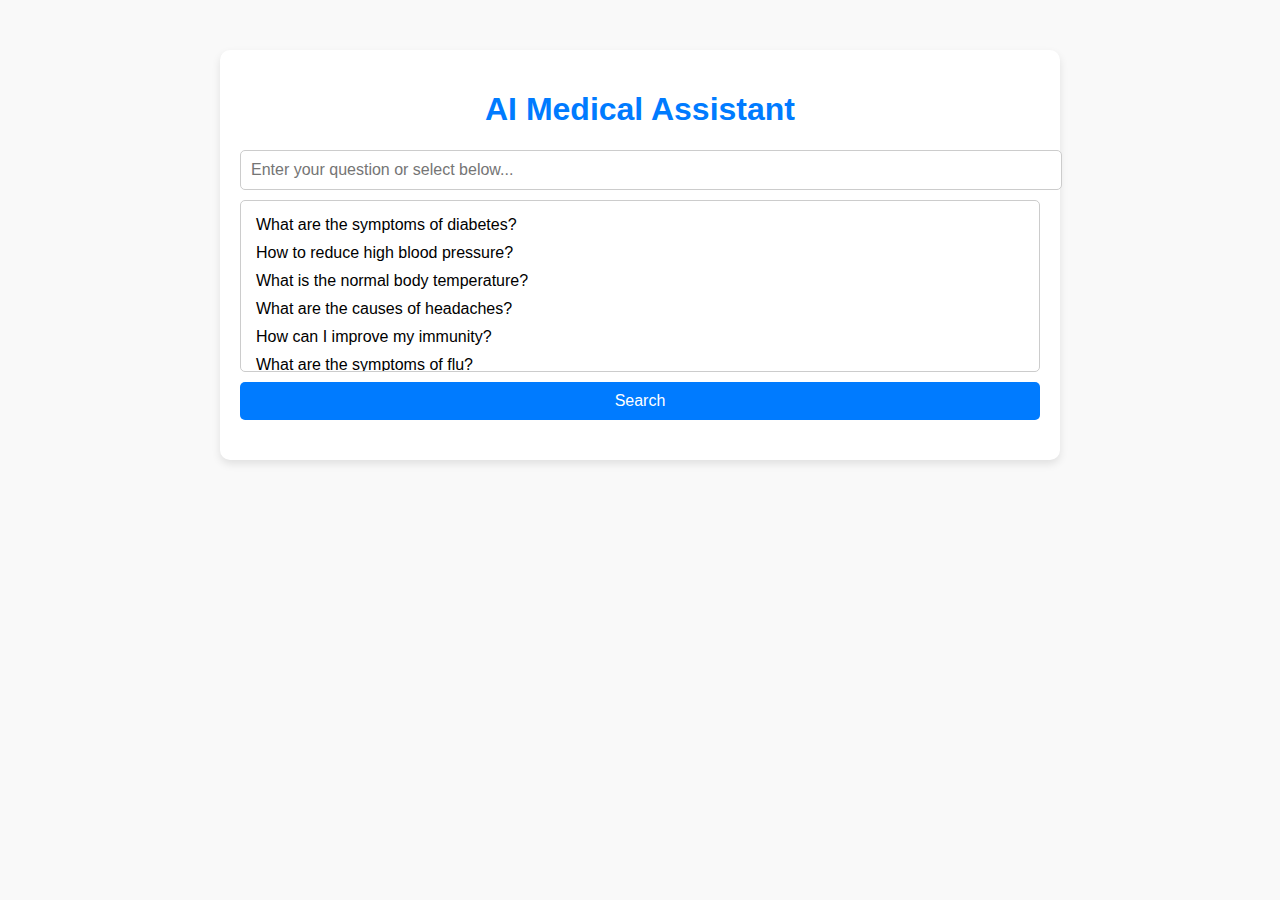
<file: ai.html>
<!DOCTYPE html>
<html lang="en">
<head>
    <meta charset="UTF-8">
    <meta name="viewport" content="width=device-width, initial-scale=1.0">
    <title>AI Medical Assistant</title>
    <style>
        body {
            font-family: Arial, sans-serif;
            background-color: #f9f9f9;
            margin: 0;
            padding: 0;
        }
        .container {
            max-width: 800px;
            margin: 50px auto;
            padding: 20px;
            background: #ffffff;
            border-radius: 10px;
            box-shadow: 0 4px 8px rgba(0, 0, 0, 0.1);
        }
        h1 {
            text-align: center;
            color: #007bff;
        }
        .search-box {
            margin-bottom: 20px;
        }
        .search-box input {
            width: 100%;
            padding: 10px;
            border: 1px solid #ccc;
            border-radius: 5px;
            font-size: 1rem;
        }
        .dropdown {
            margin-top: 10px;
            overflow-y: auto;
            max-height: 150px;
            border: 1px solid #ccc;
            border-radius: 5px;
            padding: 10px;
        }
        .dropdown p {
            margin: 0;
            padding: 5px;
            cursor: pointer;
        }
        .dropdown p:hover {
            background-color: #f1f1f1;
        }
        .search-box button {
            margin-top: 10px;
            width: 100%;
            padding: 10px;
            border: none;
            background-color: #007bff;
            color: white;
            font-size: 1rem;
            border-radius: 5px;
            cursor: pointer;
        }
        .search-box button:hover {
            background-color: #0056b3;
        }
        .qa-block {
            margin-bottom: 20px;
        }
        .qa-block h3 {
            color: #333;
            margin: 10px 0;
        }
        .qa-block p {
            color: #555;
            line-height: 1.5;
        }
        .no-results {
            text-align: center;
            color: red;
            font-size: 1.1rem;
        }
    </style>
</head>
<body>

    <div class="container">
        <h1>AI Medical Assistant</h1>

        <!-- Single placeholder for custom and predefined questions -->
        <div class="search-box">
            <input type="text" id="searchQuery" placeholder="Enter your question or select below...">
            <div class="dropdown" id="predefinedQuestions">
                <p onclick="selectPredefinedQuestion(0)">What are the symptoms of diabetes?</p>
                <p onclick="selectPredefinedQuestion(1)">How to reduce high blood pressure?</p>
                <p onclick="selectPredefinedQuestion(2)">What is the normal body temperature?</p>
                <p onclick="selectPredefinedQuestion(3)">What are the causes of headaches?</p>
                <p onclick="selectPredefinedQuestion(4)">How can I improve my immunity?</p>
                <p onclick="selectPredefinedQuestion(5)">What are the symptoms of flu?</p>
                <p onclick="selectPredefinedQuestion(6)">How to treat a common cold?</p>
                <p onclick="selectPredefinedQuestion(7)">What is the normal heart rate?</p>
                <p onclick="selectPredefinedQuestion(8)">What are the benefits of drinking water?</p>
                <p onclick="selectPredefinedQuestion(9)">How to manage stress?</p>
                <p onclick="selectPredefinedQuestion(10)">What is the role of vitamins in the body?</p>
            </div>
            <button onclick="searchQuestion()">Search</button>
        </div>

        <div id="results"></div>
    </div>

    <script>
        // Sample questions and answers
        const medicalData = [
            {
                question: "What are the symptoms of diabetes?",
                answer: "Common symptoms of diabetes include increased thirst, frequent urination, extreme hunger, weight loss, fatigue, and blurred vision."
            },
            {
                question: "How to reduce high blood pressure?",
                answer: "You can reduce high blood pressure by eating a healthy diet, exercising regularly, reducing sodium intake, avoiding alcohol, and managing stress."
            },
            {
                question: "What is the normal body temperature?",
                answer: "The normal body temperature is approximately 98.6°F (37°C), but it can range between 97°F (36.1°C) and 99°F (37.2°C)."
            },
            {
                question: "What are the causes of headaches?",
                answer: "Headaches can be caused by stress, dehydration, lack of sleep, poor posture, certain foods, or underlying medical conditions like migraines or sinus issues."
            },
            {
                question: "How can I improve my immunity?",
                answer: "To boost your immunity, eat a balanced diet rich in vitamins, exercise regularly, get adequate sleep, stay hydrated, and manage stress."
            },
            {
                question: "What are the symptoms of flu?",
                answer: "Flu symptoms include fever, chills, cough, sore throat, runny or stuffy nose, muscle or body aches, fatigue, and sometimes vomiting and diarrhea."
            },
            {
                question: "How to treat a common cold?",
                answer: "To treat a common cold, rest, stay hydrated, use over-the-counter medications, and consider remedies like honey and warm liquids."
            },
            {
                question: "What is the normal heart rate?",
                answer: "A normal resting heart rate for adults ranges from 60 to 100 beats per minute."
            },
            {
                question: "What are the benefits of drinking water?",
                answer: "Drinking water helps maintain body temperature, lubricate joints, prevent dehydration, aid digestion, and support overall health."
            },
            {
                question: "How to manage stress?",
                answer: "Manage stress by practicing mindfulness, exercising, maintaining a healthy lifestyle, seeking social support, and setting realistic goals."
            },
            {
                question: "What is the role of vitamins in the body?",
                answer: "Vitamins support various bodily functions, including immune system health, energy production, and cell repair."
            }
        ];

        // Function to select predefined question
        function selectPredefinedQuestion(index) {
            const queryInput = document.getElementById("searchQuery");
            queryInput.value = medicalData[index].question;
            searchQuestion();
        }

        // Function to search for questions
        function searchQuestion() {
            const query = document.getElementById("searchQuery").value.toLowerCase();
            const resultsDiv = document.getElementById("results");

            // Clear previous results
            resultsDiv.innerHTML = "";

            const filteredData = medicalData.filter(item =>
                item.question.toLowerCase().includes(query)
            );

            if (filteredData.length > 0) {
                filteredData.forEach(item => {
                    const qaBlock = document.createElement("div");
                    qaBlock.classList.add("qa-block");

                    const questionElement = document.createElement("h3");
                    questionElement.textContent = item.question;

                    const answerElement = document.createElement("p");
                    answerElement.textContent = item.answer;

                    qaBlock.appendChild(questionElement);
                    qaBlock.appendChild(answerElement);

                    resultsDiv.appendChild(qaBlock);
                });
            } else {
                const noResults = document.createElement("p");
                noResults.classList.add("no-results");
                noResults.textContent = "No results found. Please try a different query.";
                resultsDiv.appendChild(noResults);
            }
        }
    </script>

</body>
</html>
</file>
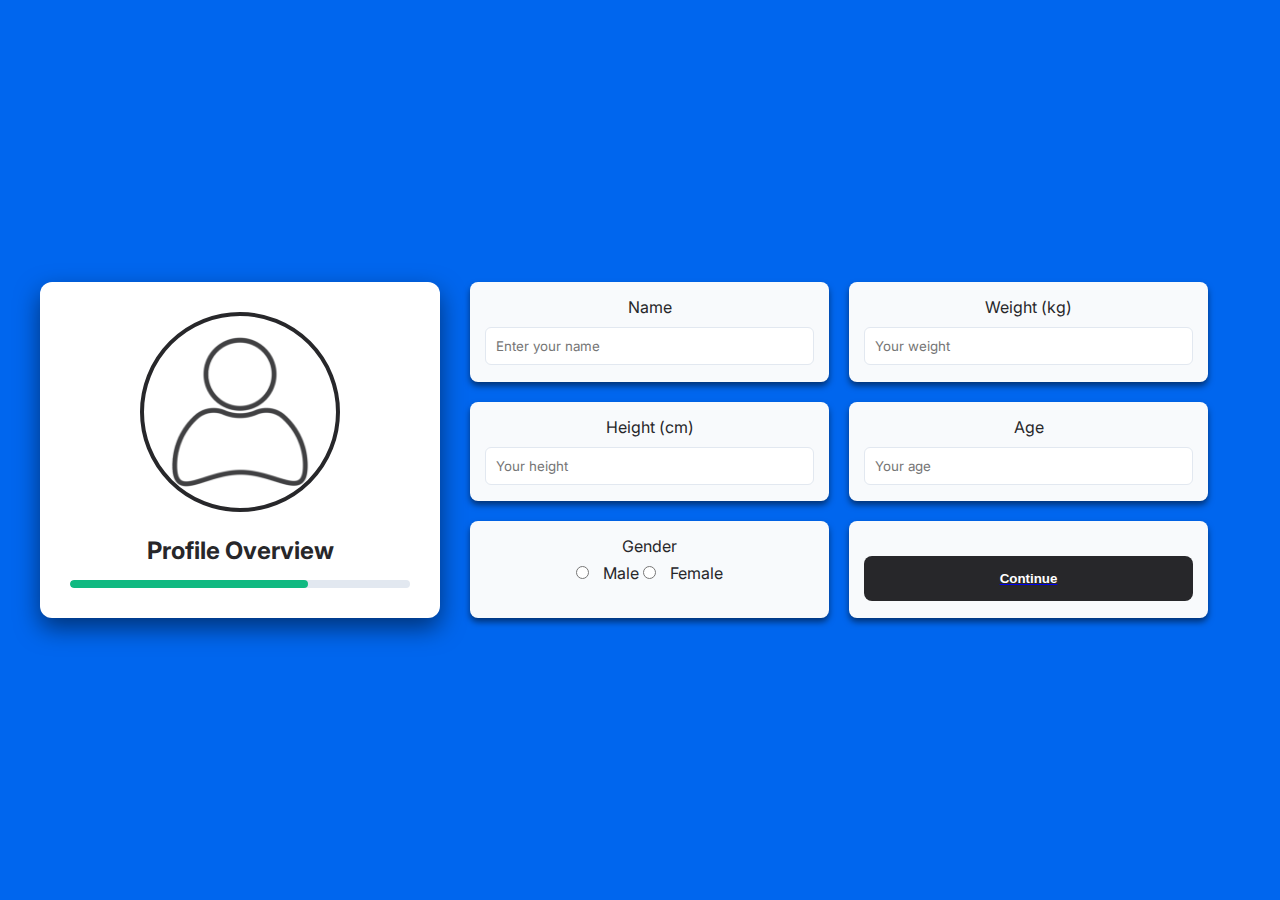
<file: details.html>
<!DOCTYPE html>
<html lang="en">
<head>
    <meta charset="UTF-8">
    <meta name="viewport" content="width=device-width, initial-scale=1.0">
    <title>User Profile Details</title>
    <link href="https://fonts.googleapis.com/css2?family=Inter:wght@300;400;600&display=swap" rel="stylesheet">
    <style>
        :root {
            --primary-color:#27272a;
            --secondary-color: #10b981;
            --background-color: #0066EE;
            --text-color: #27272a;
        }

        * {
            margin: 0;
            padding: 0;
            box-sizing: border-box;
        }

        body {
            font-family: 'Inter', sans-serif;
            background-color: var(--background-color);
            display: flex;
            justify-content: center;
            align-items: center;
            min-height: 100vh;
            padding: 20px;
            color: var(--text-color);
        }

        .container {
            display: flex;
            gap: 30px;
            max-width: 1200px;
            width: 100%;
        }

        .profile-card {
            background-color: white;
            border-radius: 12px;
            box-shadow: 0 10px 25px rgba(0,0,0,0.5);
            padding: 30px;
            width: 400px;
            text-align: center;
            transition: transform 0.3s ease;
        }

        .profile-card:hover {
            transform: scale(1.05,1.05);
        }

        .profile-image {
            width: 200px;
            height: 200px;
            border-radius: 50%;
            object-fit: cover;
            border: 4px solid var(--primary-color);
            margin: 0 auto 20px;
        }

        .details-grid {
            display: grid;
            grid-template-columns: repeat(2, 1fr);
            gap: 20px;
        }
        

        .detail-card:hover {
            transform: translateY(-10px);
        }

        .detail-card {
            background-color: #f8fafc;
            border-radius: 8px;
            padding: 15px;
            text-align: center;
            box-shadow: 0 4px 6px rgba(0,0,0,0.5);
            transition: transform 0.3s ease;
        }

        .detail-card input {
            width: 100%;
            padding: 10px;
            border: 1px solid #e2e8f0;
            border-radius: 6px;
            margin-top: 10px;
            font-family: 'Inter', sans-serif;
        }

        .detail-card input[type="radio"] {
            width: auto;
            margin-right: 10px;
        }

        .submit-button {
            display: block;
            width: 100%;
            padding: 15px;
            background-color: var(--primary-color);
            color: white;
            border: none;
            border-radius: 8px;
            font-weight: 600;
            margin-top: 20px;
            cursor: pointer;
            transition: background-color 0.3s ease;
        }

        .submit-button:hover {
            background-color:#F70022;
        }

        .progress-bar {
            width: 100%;
            height: 8px;
            background-color: #e2e8f0;
            border-radius: 4px;
            overflow: hidden;
            margin-top: 15px;
        }

        .progress-fill {
            width: 70%;
            height: 100%;
            background-color: var(--secondary-color);
            border-radius: 4px;
        }
    </style>
</head>
<body>
    <div class="container">
        <div class="profile-card">
            <img src="profile.png" alt="Profile" class="profile-image">
            <h2>Profile Overview</h2>
            <div class="progress-bar">
                <div class="progress-fill"></div>
            </div>
        </div>

        <div class="details-grid">
            <div class="detail-card">
                <label>Name</label>
                <input type="text" placeholder="Enter your name">
            </div>
            <div class="detail-card">
                <label>Weight (kg)</label>
                <input type="number" placeholder="Your weight">
            </div>
            <div class="detail-card">
                <label>Height (cm)</label>
                <input type="number" placeholder="Your height">
            </div>
            <div class="detail-card">
                <label>Age</label>
                <input type="number" placeholder="Your age">
            </div>
            <div class="detail-card">
                <label>Gender</label>
                <div>
                    <input type="radio" id="male" name="gender">
                    <label for="male">Male</label>
                    <input type="radio" id="female" name="gender">
                    <label for="female">Female</label>
                </div>
            </div>
            <div class="detail-card">
                <a href="webpage.html"><button class="submit-button" >Continue</button></a>
            </div>
        </div>
    </div>
</body>
</html>
</file>
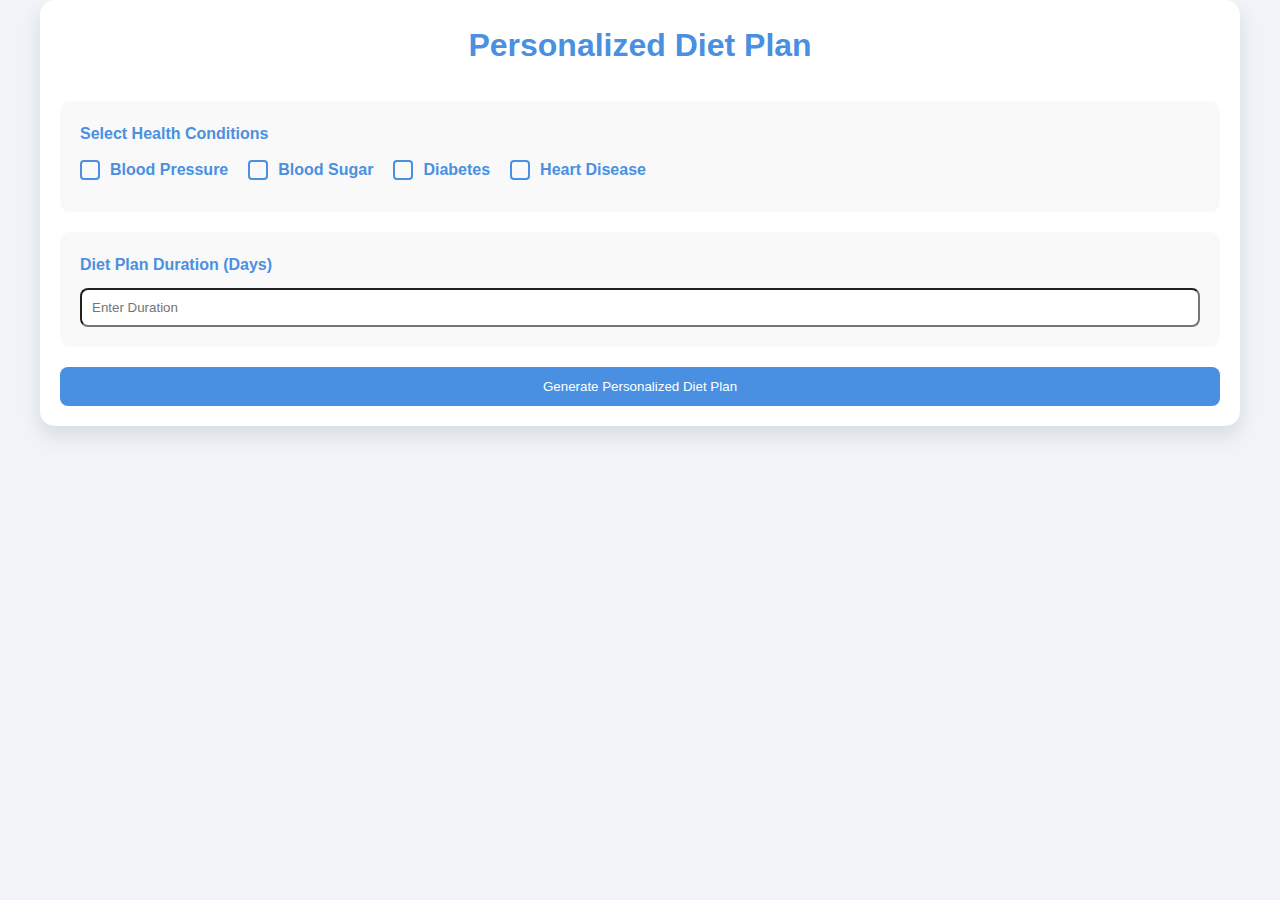
<file: dietplan.html>
<!DOCTYPE html>
<html lang="en">
<head>
    <meta charset="UTF-8">
    <meta name="viewport" content="width=device-width, initial-scale=1.0">
    <title>Medical Assistant - Diet Plan</title>
    <style>
        :root {
            --primary-color: #4a90e2;
            --secondary-color: #7ed6df;
            --background-color: #f0f4f8;
            --text-color: #2c3e50;
            --card-bg: #ffffff;
        }
        * {
            margin: 0;
            padding: 0;
            box-sizing: border-box;
        }
        body {
            font-family: 'Segoe UI', Tahoma, Geneva, Verdana, sans-serif;
            background-color: var(--background-color);
            color: var(--text-color);
            line-height: 1.6;
        }
        .container {
            max-width: 1200px;
            margin: 0 auto;
            padding: 20px;
            background-color: var(--card-bg);
            border-radius: 15px;
            box-shadow: 0 10px 20px rgba(0,0,0,0.1);
        }
        h1 {
            text-align: center;
            color: var(--primary-color);
            margin-bottom: 30px;
        }
        .form-group {
            margin-bottom: 20px;
            background-color: #f9f9f9;
            padding: 20px;
            border-radius: 10px;
        }
        .form-group label {
            display: block;
            margin-bottom: 10px;
            font-weight: bold;
            color: var(--primary-color);
        }
        .checkbox-group {
            display: flex;
            gap: 20px;
        }
        .checkbox-group label {
            display: flex;
            align-items: center;
            gap: 10px;
        }
        input[type="checkbox"] {
            appearance: none;
            width: 20px;
            height: 20px;
            border: 2px solid var(--primary-color);
            border-radius: 4px;
            outline: none;
            cursor: pointer;
        }
        input[type="checkbox"]:checked {
            background-color: var(--primary-color);
            position: relative;
        }
        input[type="checkbox"]:checked::after {
            content: '✔';
            position: absolute;
            color: white;
            top: 50%;
            left: 50%;
            transform: translate(-50%, -50%);
        }
        .button {
            display: block;
            width: 100%;
            padding: 12px;
            background-color: var(--primary-color);
            color: white;
            border: none;
            border-radius: 8px;
            cursor: pointer;
            transition: background-color 0.3s ease;
        }
        .button:hover {
            background-color: #3a7bd5;
        }
        .result {
            margin-top: 30px;
            background-color: #f0f0f0;
            border-radius: 15px;
            padding: 20px;
        }
        table {
            width: 100%;
            border-collapse: collapse;
            background-color: white;
            border-radius: 10px;
            overflow: hidden;
        }
        th, td {
            padding: 12px;
            text-align: center;
            border: 1px solid #ddd;
        }
        th {
            background-color: var(--primary-color);
            color: white;
        }
    </style>
</head>
<body>
    <div class="container">
        <h1>Personalized Diet Plan</h1>

        <div class="form-group">
            <label>Select Health Conditions</label>
            <div class="checkbox-group">
                <label>
                    <input type="checkbox" id="bp" value="bp">
                    Blood Pressure
                </label>
                <label>
                    <input type="checkbox" id="sugar" value="sugar">
                    Blood Sugar
                </label>
                <label>
                    <input type="checkbox" id="diabetes" value="diabetes">
                    Diabetes
                </label>
                <label>
                    <input type="checkbox" id="heart" value="heart">
                    Heart Disease
                </label>
            </div>
        </div>

        <div class="form-group">
            <label for="duration">Diet Plan Duration (Days)</label>
            <input type="number" id="duration" placeholder="Enter Duration" required style="width: 100%; padding: 10px; border-radius: 8px;">
        </div>

        <button class="button" onclick="generateDietPlan()">Generate Personalized Diet Plan</button>

        <div id="diet-plan-result" class="result" style="display:none;">
            <h3>Your Customized Diet Plan</h3>
            <table id="diet-plan-table"></table>
        </div>
    </div>

    <script>
        function generateDietPlan() {
            const selectedDiseases = [];
            const diseaseCheckboxes = document.querySelectorAll('input[type="checkbox"]:checked');
            diseaseCheckboxes.forEach(checkbox => {
                selectedDiseases.push(checkbox.value);
            });

            const duration = parseInt(document.getElementById('duration').value);

            if (selectedDiseases.length === 0 || isNaN(duration) || duration <= 0) {
                alert('Please select at least one health condition and enter a valid number of days.');
                return;
            }

            const mealPlan = [];
            for (let i = 0; i < duration; i++) {
                const meals = {
                    day: `Day ${i + 1}`,
                    morning: randomNutrition(),
                    afternoon: randomNutrition(),
                    evening: randomNutrition(),
                    night: randomNutrition()
                };
                mealPlan.push(meals);
            }

            displayDietPlan(mealPlan);
        }

        function randomNutrition() {
            const protein = (15 + Math.random() * 10).toFixed(1);
            const carbs = (50 + Math.random() * 10).toFixed(1);
            const vitamins = (5 + Math.random() * 10).toFixed(1);
            return `Protein: ${protein}%, Carbs: ${carbs}%, Vitamins: ${vitamins}%`;
        }

        function displayDietPlan(mealPlan) {
            const table = document.getElementById('diet-plan-table');
            let html = `
                <tr>
                    <th>Day</th>
                    <th>Morning</th>
                    <th>Afternoon</th>
                    <th>Evening</th>
                    <th>Night</th>
                </tr>
            `;

            mealPlan.forEach(meal => {
                html += `
                    <tr>
                        <td>${meal.day}</td>
                        <td>${meal.morning}</td>
                        <td>${meal.afternoon}</td>
                        <td>${meal.evening}</td>
                        <td>${meal.night}</td>
                    </tr>
                `;
            });

            table.innerHTML = html;
            document.getElementById('diet-plan-result').style.display = 'block';
        }
    </script>
</body>
</html>
</file>
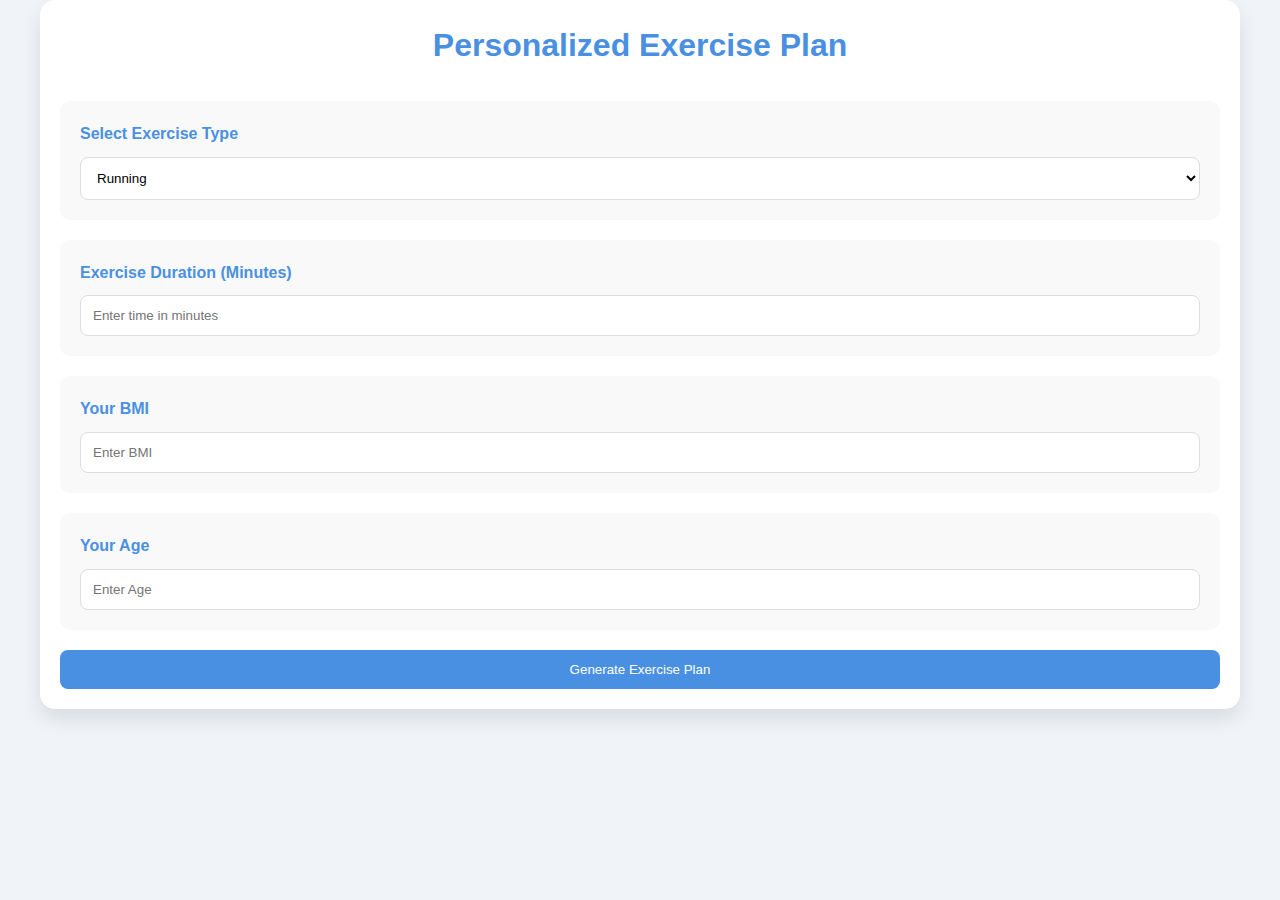
<file: exercise.html>
<!DOCTYPE html>
<html lang="en">
<head>
    <meta charset="UTF-8">
    <meta name="viewport" content="width=device-width, initial-scale=1.0">
    <title>Medical Assistant - Exercise Plan</title>
    <style>
        :root {
            --primary-color: #4a90e2;
            --secondary-color: #7ed6df;
            --background-color: #f0f4f8;
            --text-color: #2c3e50;
            --card-bg: #ffffff;
        }
        * {
            margin: 0;
            padding: 0;
            box-sizing: border-box;
        }
        body {
            font-family: 'Segoe UI', Tahoma, Geneva, Verdana, sans-serif;
            background-color: var(--background-color);
            color: var(--text-color);
            line-height: 1.6;
        }
        .container {
            max-width: 1200px;
            margin: 0 auto;
            padding: 20px;
            background-color: var(--card-bg);
            border-radius: 15px;
            box-shadow: 0 10px 20px rgba(0,0,0,0.1);
        }
        h1 {
            text-align: center;
            color: var(--primary-color);
            margin-bottom: 30px;
        }
        .form-group {
            margin-bottom: 20px;
            background-color: #f9f9f9;
            padding: 20px;
            border-radius: 10px;
        }
        .form-group label {
            display: block;
            margin-bottom: 10px;
            font-weight: bold;
            color: var(--primary-color);
        }
        select, input {
            width: 100%;
            padding: 12px;
            border: 1px solid #ddd;
            border-radius: 8px;
            background-color: white;
        }
        .button {
            display: block;
            width: 100%;
            padding: 12px;
            background-color: var(--primary-color);
            color: white;
            border: none;
            border-radius: 8px;
            cursor: pointer;
            transition: background-color 0.3s ease;
        }
        .button:hover {
            background-color: #3a7bd5;
        }
        .exercise-result {
            margin-top: 30px;
            background-color: #f0f0f0;
            border-radius: 15px;
            padding: 20px;
        }
        .exercise-result h3 {
            color: var(--primary-color);
            margin-bottom: 15px;
        }
    </style>
</head>
<body>
    <div class="container">
        <h1>Personalized Exercise Plan</h1>

        <div class="form-group">
            <label for="exercise-type">Select Exercise Type</label>
            <select id="exercise-type">
                <option value="running">Running</option>
                <option value="cycling">Cycling</option>
                <option value="swimming">Swimming</option>
                <option value="yoga">Yoga</option>
                <option value="strength-training">Strength Training</option>
            </select>
        </div>

        <div class="form-group">
            <label for="exercise-time">Exercise Duration (Minutes)</label>
            <input type="number" id="exercise-time" placeholder="Enter time in minutes" min="1" required>
        </div>

        <div class="form-group">
            <label for="bmi">Your BMI</label>
            <input type="number" id="bmi" placeholder="Enter BMI" step="0.1" required>
        </div>

        <div class="form-group">
            <label for="age">Your Age</label>
            <input type="number" id="age" placeholder="Enter Age" min="1" required>
        </div>

        <button class="button" onclick="calculateCalories()">Generate Exercise Plan</button>

        <div id="exercise-result" class="exercise-result" style="display: none;">
            <h3>Your Exercise Insights</h3>
            <p id="exercise-suggestion"></p>
            <p id="calories-burned"></p>
        </div>
    </div>

    <script>
        function calculateCalories() {
            const exerciseType = document.getElementById('exercise-type').value;
            const exerciseTime = parseFloat(document.getElementById('exercise-time').value);
            const bmi = parseFloat(document.getElementById('bmi').value);
            const age = parseInt(document.getElementById('age').value);

            if (isNaN(exerciseTime) || isNaN(bmi) || isNaN(age) || exerciseTime <= 0 || bmi <= 0 || age <= 0) {
                alert('Please enter valid details for all fields.');
                return;
            }

            let caloriesPerMinute = 0;

            switch (exerciseType) {
                case 'running': caloriesPerMinute = 0.063 * bmi; break;
                case 'cycling': caloriesPerMinute = 0.049 * bmi; break;
                case 'swimming': caloriesPerMinute = 0.075 * bmi; break;
                case 'yoga': caloriesPerMinute = 0.034 * bmi; break;
                case 'strength-training': caloriesPerMinute = 0.055 * bmi; break;
                default: alert('Unknown exercise type.'); return;
            }

            if (age > 40) {
                caloriesPerMinute *= 0.9;
            }

            const totalCalories = caloriesPerMinute * exerciseTime;

            const exerciseSuggestion = `For your selected exercise: ${exerciseType}, it's recommended for you to do it for ${exerciseTime} minutes.`;
            const caloriesBurnedMessage = `You will burn approximately ${totalCalories.toFixed(2)} calories.`;

            document.getElementById('exercise-suggestion').textContent = exerciseSuggestion;
            document.getElementById('calories-burned').textContent = caloriesBurnedMessage;

            document.getElementById('exercise-result').style.display = 'block';
        }
    </script>
</body>
</html>
</file>
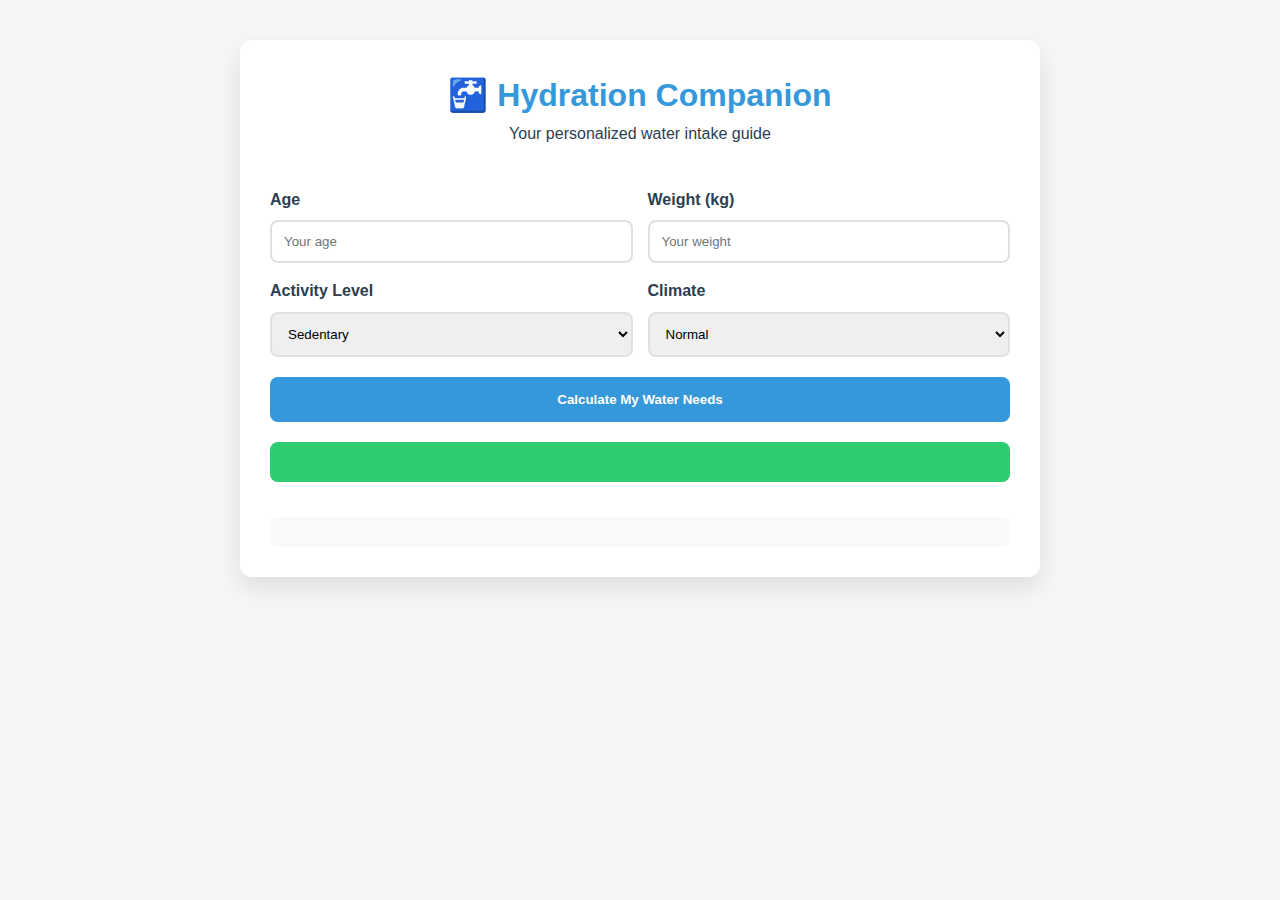
<file: water.html>
<!DOCTYPE html>
<html lang="en">
<head>
    <meta charset="UTF-8">
    <meta name="viewport" content="width=device-width, initial-scale=1.0">
    <title>Hydration Companion</title>
    <link href="https://cdnjs.cloudflare.com/ajax/libs/font-awesome/6.0.0-beta3/css/all.min.css" rel="stylesheet">
    <style>
        :root {
            --primary-color: #3498db;
            --secondary-color: #2ecc71;
            --background-color: #f4f6f7;
            --text-color: #2c3e50;
        }
        * {
            margin: 0;
            padding: 0;
            box-sizing: border-box;
        }
        body {
            font-family: 'Segoe UI', Tahoma, Geneva, Verdana, sans-serif;
            background-color: var(--background-color);
            color: var(--text-color);
            line-height: 1.6;
        }
        .container {
            max-width: 800px;
            margin: 40px auto;
            background-color: white;
            border-radius: 12px;
            box-shadow: 0 10px 25px rgba(0,0,0,0.1);
            padding: 30px;
            display: flex;
            flex-direction: column;
            gap: 20px;
        }
        .header {
            text-align: center;
            margin-bottom: 20px;
        }
        .header h1 {
            color: var(--primary-color);
            font-weight: 600;
        }
        .form-grid {
            display: grid;
            grid-template-columns: 1fr 1fr;
            gap: 15px;
        }
        .form-group {
            display: flex;
            flex-direction: column;
        }
        .form-group label {
            margin-bottom: 8px;
            font-weight: 600;
            color: var(--text-color);
        }
        .form-group input, .form-group select {
            padding: 12px;
            border: 2px solid #e0e0e0;
            border-radius: 8px;
            transition: all 0.3s ease;
        }
        .form-group input:focus, .form-group select:focus {
            border-color: var(--primary-color);
            outline: none;
            box-shadow: 0 0 0 3px rgba(52, 152, 219, 0.2);
        }
        .button {
            background-color: var(--primary-color);
            color: white;
            border: none;
            padding: 15px;
            border-radius: 8px;
            cursor: pointer;
            transition: background-color 0.3s ease;
            font-weight: 600;
        }
        .button:hover {
            background-color: #2980b9;
        }
        #result {
            text-align: center;
            background-color: var(--secondary-color);
            color: white;
            padding: 20px;
            border-radius: 8px;
            display: flex;
            flex-direction: column;
            align-items: center;
            gap: 10px;
        }
        #tipSection {
            background-color: #f9f9f9;
            padding: 15px;
            border-radius: 8px;
            margin-top: 15px;
        }
        @media (max-width: 600px) {
            .form-grid {
                grid-template-columns: 1fr;
            }
        }
    </style>
</head>
<body>
<div class="container">
    <div class="header">
        <h1>🚰 Hydration Companion</h1>
        <p>Your personalized water intake guide</p>
    </div>
    
    <div class="form-grid">
        <div class="form-group">
            <label for="age">Age</label>
            <input type="number" id="age" placeholder="Your age" required min="1" max="120">
        </div>
        <div class="form-group">
            <label for="weight">Weight (kg)</label>
            <input type="number" id="weight" placeholder="Your weight" required min="10" max="300">
        </div>
        <div class="form-group">
            <label for="activity">Activity Level</label>
            <select id="activity">
                <option value="sedentary">Sedentary</option>
                <option value="light">Light Activity</option>
                <option value="moderate">Moderate Activity</option>
                <option value="high">High Activity</option>
            </select>
        </div>
        <div class="form-group">
            <label for="climate">Climate</label>
            <select id="climate">
                <option value="normal">Normal</option>
                <option value="hot">Hot</option>
                <option value="humid">Humid</option>
            </select>
        </div>
    </div>
    
    <button class="button" onclick="calculateWaterIntake()">Calculate My Water Needs</button>
    
    <div id="result"></div>
    <div id="tipSection"></div>
</div>

<script>
    function calculateWaterIntake() {
        const age = parseInt(document.getElementById('age').value);
        const weight = parseFloat(document.getElementById('weight').value);
        const activity = document.getElementById('activity').value;
        const climate = document.getElementById('climate').value;

        if (!age || !weight) {
            alert('Please fill in all required fields');
            return;
        }

        let baseIntake = weight * 30; // Basic calculation: 30ml per kg
        
        // Adjust for activity level
        switch(activity) {
            case 'sedentary': baseIntake *= 1; break;
            case 'light': baseIntake *= 1.2; break;
            case 'moderate': baseIntake *= 1.5; break;
            case 'high': baseIntake *= 1.8; break;
        }

        // Adjust for climate
        switch(climate) {
            case 'normal': baseIntake *= 1; break;
            case 'hot': baseIntake *= 1.3; break;
            case 'humid': baseIntake *= 1.4; break;
        }

        const recommendedIntake = Math.round(baseIntake);
        
        const resultDiv = document.getElementById('result');
        const tipSection = document.getElementById('tipSection');

        resultDiv.innerHTML = `
            <h2><i class="fas fa-tint"></i> Your Daily Water Intake</h2>
            <p>${recommendedIntake} ml / ${(recommendedIntake/1000).toFixed(1)} liters</p>
        `;

        tipSection.innerHTML = `
            <h3>💡 Hydration Tips</h3>
            <ul>
                <li>Drink water consistently throughout the day</li>
                <li>Keep a water bottle with you</li>
                <li>Set reminders to drink water</li>
                <li>Adjust intake based on physical activity and weather</li>
            </ul>
        `;
    }
</script>
</body>
</html>
</file>
